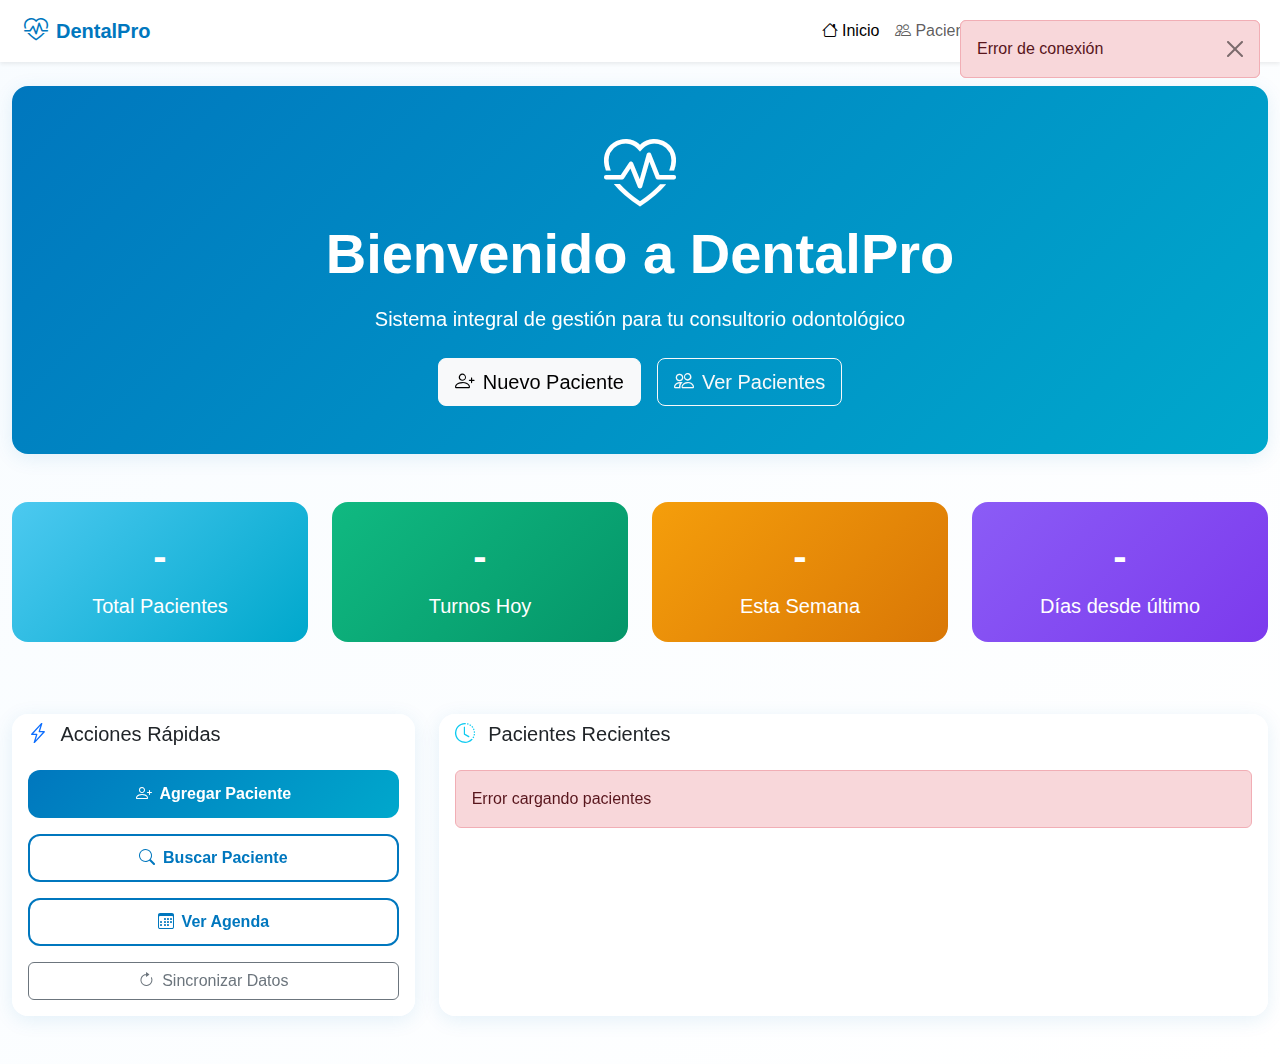
<file: index.html>
<!DOCTYPE html>
<html lang="es" data-bs-theme="light">
<head>
    <meta charset="UTF-8">
    <meta name="viewport" content="width=device-width, initial-scale=1.0">
    <title>DentalPro - Sistema Odontológico</title>
    
    <!-- Bootstrap CSS -->
    <link href="https://cdn.jsdelivr.net/npm/bootstrap@5.3.2/dist/css/bootstrap.min.css" rel="stylesheet">
    <!-- Bootstrap Icons -->
    <link rel="stylesheet" href="https://cdn.jsdelivr.net/npm/bootstrap-icons@1.11.0/font/bootstrap-icons.css">
    <!-- Custom CSS -->
    <link href="css/style.css" rel="stylesheet">
</head>
<body>
    <!-- Navigation -->
    <nav class="navbar navbar-expand-lg navbar-light bg-white shadow-sm">
        <div class="container-fluid px-4">
            <a class="navbar-brand d-flex align-items-center" href="index.html">
                <i class="bi bi-heart-pulse fs-4 me-2"></i>
                <span>DentalPro</span>
            </a>
            
            <button class="navbar-toggler" type="button" data-bs-toggle="collapse" data-bs-target="#navbarNav">
                <span class="navbar-toggler-icon"></span>
            </button>
            
            <div class="collapse navbar-collapse" id="navbarNav">
                <ul class="navbar-nav ms-auto">
                    <li class="nav-item">
                        <a class="nav-link active" href="index.html">
                            <i class="bi bi-house me-1"></i>Inicio
                        </a>
                    </li>
                    <li class="nav-item">
                        <a class="nav-link" href="pacientes.html">
                            <i class="bi bi-people me-1"></i>Pacientes
                        </a>
                    </li>
                    <li class="nav-item">
                        <a class="nav-link" href="nuevo-paciente.html">
                            <i class="bi bi-person-plus me-1"></i>Nuevo Paciente
                        </a>
                    </li>
                    <li class="nav-item">
                        <a class="nav-link" href="calendario.html">
                            <i class="bi bi-calendar3 me-1"></i>Calendario
                        </a>
                    </li>
                </ul>
            </div>
        </div>
    </nav>

    <!-- Main Content -->
    <div class="container-fluid py-4">
        <!-- Hero Section -->
        <div class="row mb-5">
            <div class="col-12">
                <div class="card border-0 hero-card">
                    <div class="card-body py-5 text-center text-white">
                        <i class="bi bi-heart-pulse display-2 mb-3"></i>
                        <h1 class="display-4 fw-bold mb-3">Bienvenido a DentalPro</h1>
                        <p class="lead mb-4">Sistema integral de gestión para tu consultorio odontológico</p>
                        <div class="d-flex justify-content-center gap-3 flex-wrap">
                            <a href="nuevo-paciente.html" class="btn btn-light btn-lg">
                                <i class="bi bi-person-plus me-2"></i>Nuevo Paciente
                            </a>
                            <a href="pacientes.html" class="btn btn-outline-light btn-lg">
                                <i class="bi bi-people me-2"></i>Ver Pacientes
                            </a>
                        </div>
                    </div>
                </div>
            </div>
        </div>

        <!-- Stats Cards -->
        <div class="row mb-5" id="stats-container">
            <div class="col-md-3 mb-4">
                <div class="stat-card">
                    <div class="stat-number" id="total-pacientes">-</div>
                    <h5 class="mb-0">Total Pacientes</h5>
                </div>
            </div>
            <div class="col-md-3 mb-4">
                <div class="stat-card stat-card-success">
                    <div class="stat-number" id="turnos-hoy">-</div>
                    <h5 class="mb-0">Turnos Hoy</h5>
                </div>
            </div>
            <div class="col-md-3 mb-4">
                <div class="stat-card stat-card-warning">
                    <div class="stat-number" id="turnos-semana">-</div>
                    <h5 class="mb-0">Esta Semana</h5>
                </div>
            </div>
            <div class="col-md-3 mb-4">
                <div class="stat-card stat-card-info">
                    <div class="stat-number" id="ultimo-registro">-</div>
                    <h5 class="mb-0">Días desde último</h5>
                </div>
            </div>
        </div>

        <!-- Quick Actions -->
        <div class="row">
            <div class="col-lg-4 mb-4">
                <div class="card h-100">
                    <div class="card-header bg-transparent border-0">
                        <h5 class="card-title mb-0">
                            <i class="bi bi-lightning-charge text-primary me-2"></i>
                            Acciones Rápidas
                        </h5>
                    </div>
                    <div class="card-body">
                        <div class="d-grid gap-3">
                            <a href="nuevo-paciente.html" class="btn btn-primary">
                                <i class="bi bi-person-plus me-2"></i>Agregar Paciente
                            </a>
                            <a href="pacientes.html" class="btn btn-outline-primary">
                                <i class="bi bi-search me-2"></i>Buscar Paciente
                            </a>
                            <a href="calendario.html" class="btn btn-outline-primary">
                                <i class="bi bi-calendar3 me-2"></i>Ver Agenda
                            </a>
                            <button class="btn btn-outline-secondary" onclick="sincronizarDatos()">
                                <i class="bi bi-arrow-clockwise me-2"></i>Sincronizar Datos
                            </button>
                        </div>
                    </div>
                </div>
            </div>

            <!-- Pacientes Recientes -->
            <div class="col-lg-8 mb-4">
                <div class="card h-100">
                    <div class="card-header bg-transparent border-0">
                        <h5 class="card-title mb-0">
                            <i class="bi bi-clock-history text-info me-2"></i>
                            Pacientes Recientes
                        </h5>
                    </div>
                    <div class="card-body">
                        <div id="pacientes-recientes">
                            <div class="text-center">
                                <div class="spinner-border text-primary" role="status">
                                    <span class="visually-hidden">Cargando...</span>
                                </div>
                                <p class="text-muted mt-2">Cargando pacientes...</p>
                            </div>
                        </div>
                    </div>
                </div>
            </div>
        </div>
    </div>

    <!-- Bootstrap JS -->
    <script src="https://cdn.jsdelivr.net/npm/bootstrap@5.3.2/dist/js/bootstrap.bundle.min.js"></script>
    <!-- Custom JS -->
    <script src="js/app.js"></script>
    <script src="js/utils.js"></script>
    <script>
        document.addEventListener('DOMContentLoaded', function() {
            loadDashboardStats();
            loadRecentPatients();
        });
    </script>
</body>
</html>
</file>
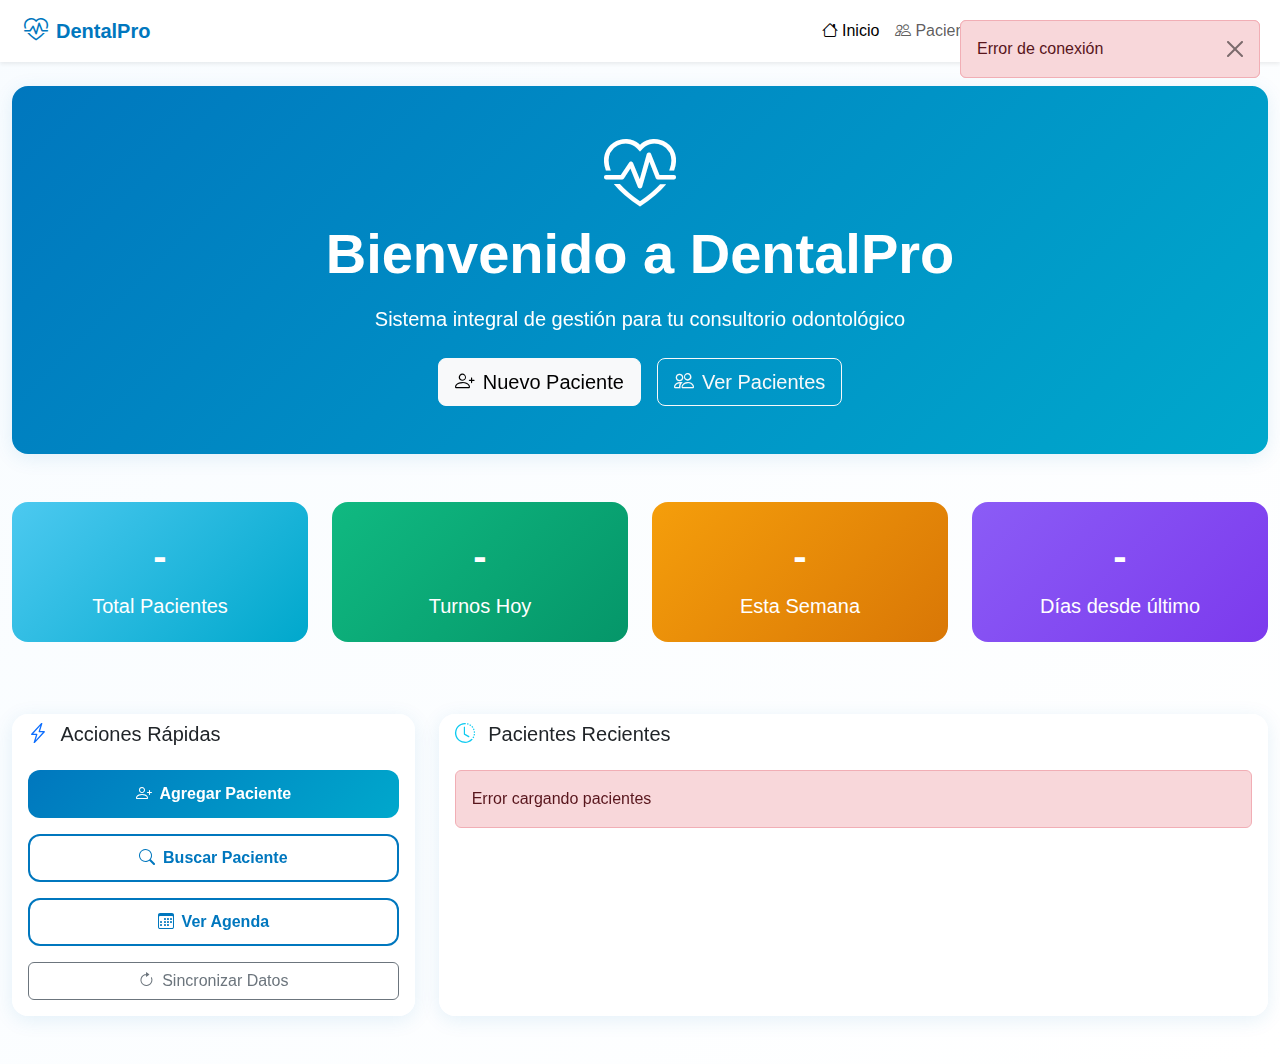
<file: public/index.html>
<!DOCTYPE html>
<html lang="es" data-bs-theme="light">
<head>
    <meta charset="UTF-8">
    <meta name="viewport" content="width=device-width, initial-scale=1.0">
    <meta name="description" content="DentalPro - Sistema integral de gestión para consultorios odontológicos">
    <meta name="keywords" content="dental, odontología, gestión, pacientes, turnos">
    <title>DentalPro - Sistema Odontológico</title>
    
    <!-- Bootstrap CSS -->
    <link href="https://cdn.jsdelivr.net/npm/bootstrap@5.3.2/dist/css/bootstrap.min.css" rel="stylesheet">
    <!-- Bootstrap Icons -->
    <link rel="stylesheet" href="https://cdn.jsdelivr.net/npm/bootstrap-icons@1.11.0/font/bootstrap-icons.css">
    <!-- Custom CSS -->
    <link href="../src/styles/style.css" rel="stylesheet">
</head>
<body>
    <!-- Header y Navigation -->
    <header role="banner">
        <nav class="navbar navbar-expand-lg navbar-light bg-white shadow-sm" role="navigation" aria-label="Navegación principal">
            <div class="container-fluid px-4">
                <a class="navbar-brand d-flex align-items-center" href="index.html" aria-label="DentalPro - Ir al inicio">
                    <i class="bi bi-heart-pulse fs-4 me-2" aria-hidden="true"></i>
                    <span>DentalPro</span>
                </a>
                
                <button class="navbar-toggler" type="button" data-bs-toggle="collapse" data-bs-target="#navbarNav" 
                        aria-controls="navbarNav" aria-expanded="false" aria-label="Alternar navegación">
                    <span class="navbar-toggler-icon"></span>
                </button>
                
                <div class="collapse navbar-collapse" id="navbarNav">
                    <ul class="navbar-nav ms-auto" role="menubar">
                        <li class="nav-item" role="none">
                            <a class="nav-link active" href="index.html" role="menuitem" aria-current="page">
                                <i class="bi bi-house me-1" aria-hidden="true"></i>Inicio
                            </a>
                        </li>
                        <li class="nav-item" role="none">
                            <a class="nav-link" href="pacientes.html" role="menuitem">
                                <i class="bi bi-people me-1" aria-hidden="true"></i>Pacientes
                            </a>
                        </li>
                        <li class="nav-item" role="none">
                            <a class="nav-link" href="nuevo-paciente.html" role="menuitem">
                                <i class="bi bi-person-plus me-1" aria-hidden="true"></i>Nuevo Paciente
                            </a>
                        </li>
                        <li class="nav-item" role="none">
                            <a class="nav-link" href="calendario.html" role="menuitem">
                                <i class="bi bi-calendar3 me-1" aria-hidden="true"></i>Calendario
                            </a>
                        </li>
                    </ul>
                </div>
            </div>
        </nav>
    </header>

    <!-- Contenido Principal -->
    <main role="main">
        <div class="container-fluid py-4">
            <!-- Sección Hero -->
            <section class="row mb-5" aria-labelledby="hero-title">
                <div class="col-12">
                    <div class="card border-0 hero-card">
                        <div class="card-body py-5 text-center text-white">
                            <i class="bi bi-heart-pulse display-2 mb-3" aria-hidden="true"></i>
                            <h1 id="hero-title" class="display-4 fw-bold mb-3">Bienvenido a DentalPro</h1>
                            <p class="lead mb-4">Sistema integral de gestión para tu consultorio odontológico</p>
                            <div class="d-flex justify-content-center gap-3 flex-wrap" role="group" aria-label="Acciones principales">
                                <a href="nuevo-paciente.html" class="btn btn-light btn-lg" aria-describedby="nuevo-paciente-desc">
                                    <i class="bi bi-person-plus me-2" aria-hidden="true"></i>Nuevo Paciente
                                </a>
                                <span id="nuevo-paciente-desc" class="visually-hidden">Ir a la página para agregar un nuevo paciente</span>
                                <a href="pacientes.html" class="btn btn-outline-light btn-lg" aria-describedby="ver-pacientes-desc">
                                    <i class="bi bi-people me-2" aria-hidden="true"></i>Ver Pacientes
                                </a>
                                <span id="ver-pacientes-desc" class="visually-hidden">Ir a la lista de todos los pacientes</span>
                            </div>
                        </div>
                    </div>
                </div>
            </section>

            <!-- Tarjetas de Estadísticas -->
            <section class="row mb-5" id="stats-container" aria-labelledby="stats-title">
                <h2 id="stats-title" class="visually-hidden">Estadísticas del consultorio</h2>
                
                <article class="col-md-3 mb-4">
                    <div class="stat-card" role="img" aria-labelledby="total-pacientes-label">
                        <div class="stat-number" id="total-pacientes" aria-live="polite">-</div>
                        <h3 id="total-pacientes-label" class="h5 mb-0">Total Pacientes</h3>
                    </div>
                </article>
                
                <article class="col-md-3 mb-4">
                    <div class="stat-card stat-card-success" role="img" aria-labelledby="turnos-hoy-label">
                        <div class="stat-number" id="turnos-hoy" aria-live="polite">-</div>
                        <h3 id="turnos-hoy-label" class="h5 mb-0">Turnos Hoy</h3>
                    </div>
                </article>
                
                <article class="col-md-3 mb-4">
                    <div class="stat-card stat-card-warning" role="img" aria-labelledby="turnos-semana-label">
                        <div class="stat-number" id="turnos-semana" aria-live="polite">-</div>
                        <h3 id="turnos-semana-label" class="h5 mb-0">Esta Semana</h3>
                    </div>
                </article>
                
                <article class="col-md-3 mb-4">
                    <div class="stat-card stat-card-info" role="img" aria-labelledby="ultimo-registro-label">
                        <div class="stat-number" id="ultimo-registro" aria-live="polite">-</div>
                        <h3 id="ultimo-registro-label" class="h5 mb-0">Días desde último</h3>
                    </div>
                </article>
            </section>

            <!-- Acciones Rápidas y Pacientes Recientes -->
            <div class="row">
                <div class="col-lg-4 mb-4">
                    <section class="card h-100" aria-labelledby="acciones-title">
                        <div class="card-header bg-transparent border-0">
                            <h2 id="acciones-title" class="card-title h5 mb-0">
                                <i class="bi bi-lightning-charge text-primary me-2" aria-hidden="true"></i>
                                Acciones Rápidas
                            </h2>
                        </div>
                        <div class="card-body">
                            <nav class="d-grid gap-3" aria-label="Acciones rápidas">
                                <a href="nuevo-paciente.html" class="btn btn-primary">
                                    <i class="bi bi-person-plus me-2" aria-hidden="true"></i>Agregar Paciente
                                </a>
                                <a href="pacientes.html" class="btn btn-outline-primary">
                                    <i class="bi bi-search me-2" aria-hidden="true"></i>Buscar Paciente
                                </a>
                                <a href="calendario.html" class="btn btn-outline-primary">
                                    <i class="bi bi-calendar3 me-2" aria-hidden="true"></i>Ver Agenda
                                </a>
                                <button class="btn btn-outline-secondary" id="btn-sincronizar" aria-describedby="sync-desc">
                                    <i class="bi bi-arrow-clockwise me-2" aria-hidden="true"></i>Sincronizar Datos
                                </button>
                                <span id="sync-desc" class="visually-hidden">Actualizar todos los datos del sistema</span>
                            </nav>
                        </div>
                    </section>
                </div>

                <!-- Pacientes Recientes -->
                <div class="col-lg-8 mb-4">
                    <section class="card h-100" aria-labelledby="pacientes-recientes-title">
                        <div class="card-header bg-transparent border-0">
                            <h2 id="pacientes-recientes-title" class="card-title h5 mb-0">
                                <i class="bi bi-clock-history text-info me-2" aria-hidden="true"></i>
                                Pacientes Recientes
                            </h2>
                        </div>
                        <div class="card-body">
                            <div id="pacientes-recientes" role="region" aria-live="polite" aria-label="Lista de pacientes recientes">
                                <div class="text-center">
                                    <div class="spinner-border text-primary" role="status">
                                        <span class="visually-hidden">Cargando pacientes...</span>
                                    </div>
                                    <p class="text-muted mt-2">Cargando pacientes...</p>
                                </div>
                            </div>
                        </div>
                    </section>
                </div>
            </div>
        </div>
    </main>

    <!-- Bootstrap JS -->
    <script src="https://cdn.jsdelivr.net/npm/bootstrap@5.3.2/dist/js/bootstrap.bundle.min.js"></script>
    <!-- Custom JS -->
    <script src="../src/scripts/app.js"></script>
    <script src="../src/scripts/utils.js"></script>
    <script src="../src/scripts/dashboard.js"></script>
</body>
</html>
</file>
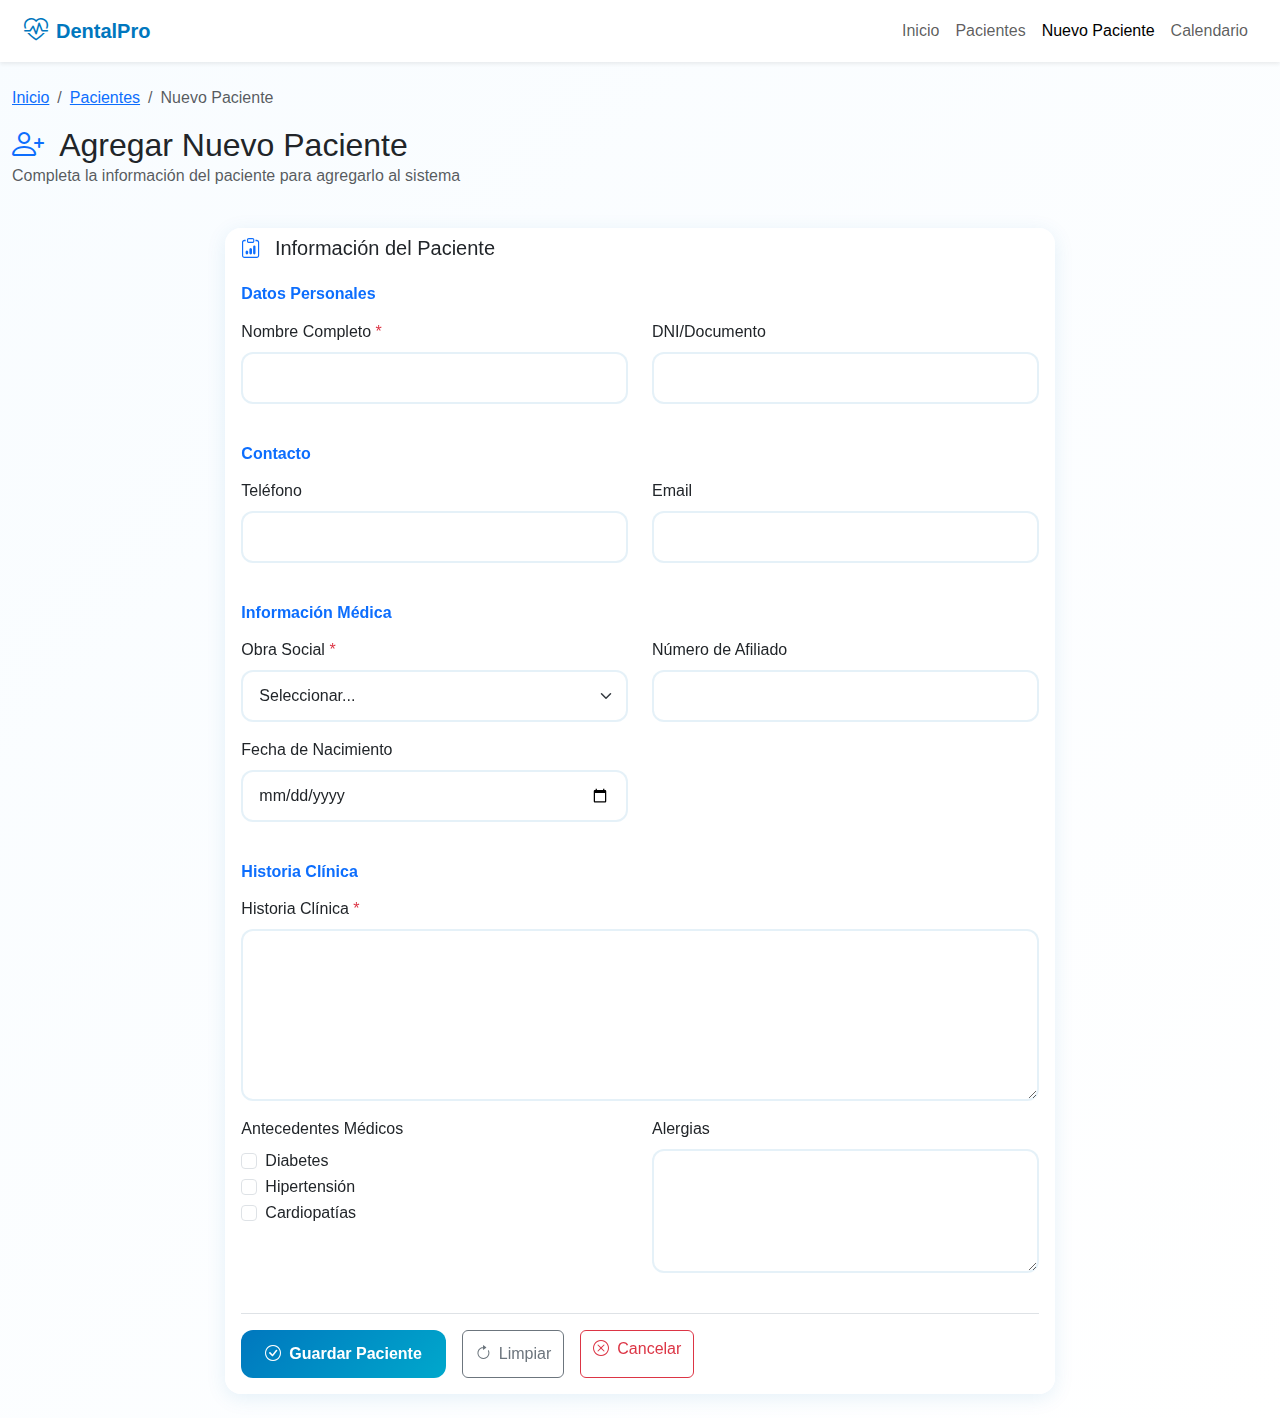
<file: nuevo-paciente.html>
<!DOCTYPE html>
<html lang="es" data-bs-theme="light">
<head>
    <meta charset="UTF-8">
    <meta name="viewport" content="width=device-width, initial-scale=1.0">
    <title>Nuevo Paciente - DentalPro</title>
    
    <link href="https://cdn.jsdelivr.net/npm/bootstrap@5.3.2/dist/css/bootstrap.min.css" rel="stylesheet">
    <link rel="stylesheet" href="https://cdn.jsdelivr.net/npm/bootstrap-icons@1.11.0/font/bootstrap-icons.css">
    <link href="css/style.css" rel="stylesheet">
</head>
<body>
    <!-- Navigation -->
    <nav class="navbar navbar-expand-lg navbar-light bg-white shadow-sm">
        <div class="container-fluid px-4">
            <a class="navbar-brand d-flex align-items-center" href="index.html">
                <i class="bi bi-heart-pulse fs-4 me-2"></i>
                <span>DentalPro</span>
            </a>
            
            <div class="navbar-nav ms-auto">
                <a class="nav-link" href="index.html">Inicio</a>
                <a class="nav-link" href="pacientes.html">Pacientes</a>
                <a class="nav-link active" href="nuevo-paciente.html">Nuevo Paciente</a>
                <a class="nav-link" href="calendario.html">Calendario</a>
            </div>
        </div>
    </nav>

    <!-- Header -->
    <div class="container-fluid py-4">
        <div class="row mb-4">
            <div class="col-12">
                <nav aria-label="breadcrumb">
                    <ol class="breadcrumb">
                        <li class="breadcrumb-item"><a href="index.html">Inicio</a></li>
                        <li class="breadcrumb-item"><a href="pacientes.html">Pacientes</a></li>
                        <li class="breadcrumb-item active">Nuevo Paciente</li>
                    </ol>
                </nav>
                <h2 class="mb-0">
                    <i class="bi bi-person-plus text-primary me-2"></i>
                    Agregar Nuevo Paciente
                </h2>
                <p class="text-muted">Completa la información del paciente para agregarlo al sistema</p>
            </div>
        </div>

        <div class="row justify-content-center">
            <div class="col-lg-8">
                <!-- Formulario Principal -->
                <div class="card">
                    <div class="card-header bg-transparent border-0">
                        <h5 class="card-title mb-0">
                            <i class="bi bi-clipboard-data text-primary me-2"></i>
                            Información del Paciente
                        </h5>
                    </div>
                    <div class="card-body">
                        <form id="formNuevoPaciente">
                            <!-- Información Personal -->
                            <div class="row mb-4">
                                <div class="col-12">
                                    <h6 class="text-primary fw-bold mb-3">Datos Personales</h6>
                                </div>
                                
                                <div class="col-md-6 mb-3">
                                    <label for="nombre" class="form-label">
                                        Nombre Completo <span class="text-danger">*</span>
                                    </label>
                                    <input type="text" class="form-control" id="nombre" name="nombre" required>
                                </div>
                                
                                <div class="col-md-6 mb-3">
                                    <label for="dni" class="form-label">DNI/Documento</label>
                                    <input type="text" class="form-control" id="dni" name="dni">
                                </div>
                            </div>

                            <!-- Información de Contacto -->
                            <div class="row mb-4">
                                <div class="col-12">
                                    <h6 class="text-primary fw-bold mb-3">Contacto</h6>
                                </div>
                                
                                <div class="col-md-6 mb-3">
                                    <label for="telefono" class="form-label">Teléfono</label>
                                    <input type="tel" class="form-control" id="telefono" name="telefono">
                                </div>
                                
                                <div class="col-md-6 mb-3">
                                    <label for="email" class="form-label">Email</label>
                                    <input type="email" class="form-control" id="email" name="email">
                                </div>
                            </div>

                            <!-- Información Médica -->
                            <div class="row mb-4">
                                <div class="col-12">
                                    <h6 class="text-primary fw-bold mb-3">Información Médica</h6>
                                </div>
                                
                                <div class="col-md-6 mb-3">
                                    <label for="obra_social" class="form-label">
                                        Obra Social <span class="text-danger">*</span>
                                    </label>
                                    <select class="form-select" id="obra_social" name="obra_social" required>
                                        <option value="">Seleccionar...</option>
                                        <option value="OSDE">OSDE</option>
                                        <option value="Swiss Medical">Swiss Medical</option>
                                        <option value="Galeno">Galeno</option>
                                        <option value="Particular">Particular</option>
                                        <option value="Otra">Otra</option>
                                    </select>
                                </div>
                                
                                <div class="col-md-6 mb-3">
                                    <label for="numero_afiliado" class="form-label">Número de Afiliado</label>
                                    <input type="text" class="form-control" id="numero_afiliado" name="numero_afiliado">
                                </div>
                                
                                <div class="col-md-6 mb-3">
                                    <label for="fecha_nacimiento" class="form-label">Fecha de Nacimiento</label>
                                    <input type="date" class="form-control" id="fecha_nacimiento" name="fecha_nacimiento">
                                </div>
                            </div>

                            <!-- Historia Clínica -->
                            <div class="row mb-4">
                                <div class="col-12">
                                    <h6 class="text-primary fw-bold mb-3">Historia Clínica</h6>
                                </div>
                                
                                <div class="col-12 mb-3">
                                    <label for="historia_clinica" class="form-label">
                                        Historia Clínica <span class="text-danger">*</span>
                                    </label>
                                    <textarea class="form-control" id="historia_clinica" name="historia_clinica" rows="6" required></textarea>
                                </div>
                                
                                <div class="col-md-6 mb-3">
                                    <label class="form-label">Antecedentes Médicos</label>
                                    <div class="form-check">
                                        <input class="form-check-input" type="checkbox" id="diabetes" name="antecedentes" value="diabetes">
                                        <label class="form-check-label" for="diabetes">Diabetes</label>
                                    </div>
                                    <div class="form-check">
                                        <input class="form-check-input" type="checkbox" id="hipertension" name="antecedentes" value="hipertension">
                                        <label class="form-check-label" for="hipertension">Hipertensión</label>
                                    </div>
                                    <div class="form-check">
                                        <input class="form-check-input" type="checkbox" id="cardiopatia" name="antecedentes" value="cardiopatia">
                                        <label class="form-check-label" for="cardiopatia">Cardiopatías</label>
                                    </div>
                                </div>
                                
                                <div class="col-md-6 mb-3">
                                    <label for="alergias" class="form-label">Alergias</label>
                                    <textarea class="form-control" id="alergias" name="alergias" rows="4"></textarea>
                                </div>
                            </div>

                            <!-- Botones -->
                            <div class="d-flex gap-3 pt-3 border-top">
                                <button type="submit" class="btn btn-primary">
                                    <i class="bi bi-check-circle me-2"></i>Guardar Paciente
                                </button>
                                <button type="button" class="btn btn-outline-secondary" onclick="limpiarFormulario()">
                                    <i class="bi bi-arrow-clockwise me-2"></i>Limpiar
                                </button>
                                <a href="pacientes.html" class="btn btn-outline-danger">
                                    <i class="bi bi-x-circle me-2"></i>Cancelar
                                </a>
                            </div>
                        </form>
                    </div>
                </div>
            </div>
        </div>
    </div>

    <script src="https://cdn.jsdelivr.net/npm/bootstrap@5.3.2/dist/js/bootstrap.bundle.min.js"></script>
    <script src="js/app.js"></script>
    <script>
        document.getElementById('formNuevoPaciente').addEventListener('submit', crearPaciente);
    </script>
</body>
</html>
</file>
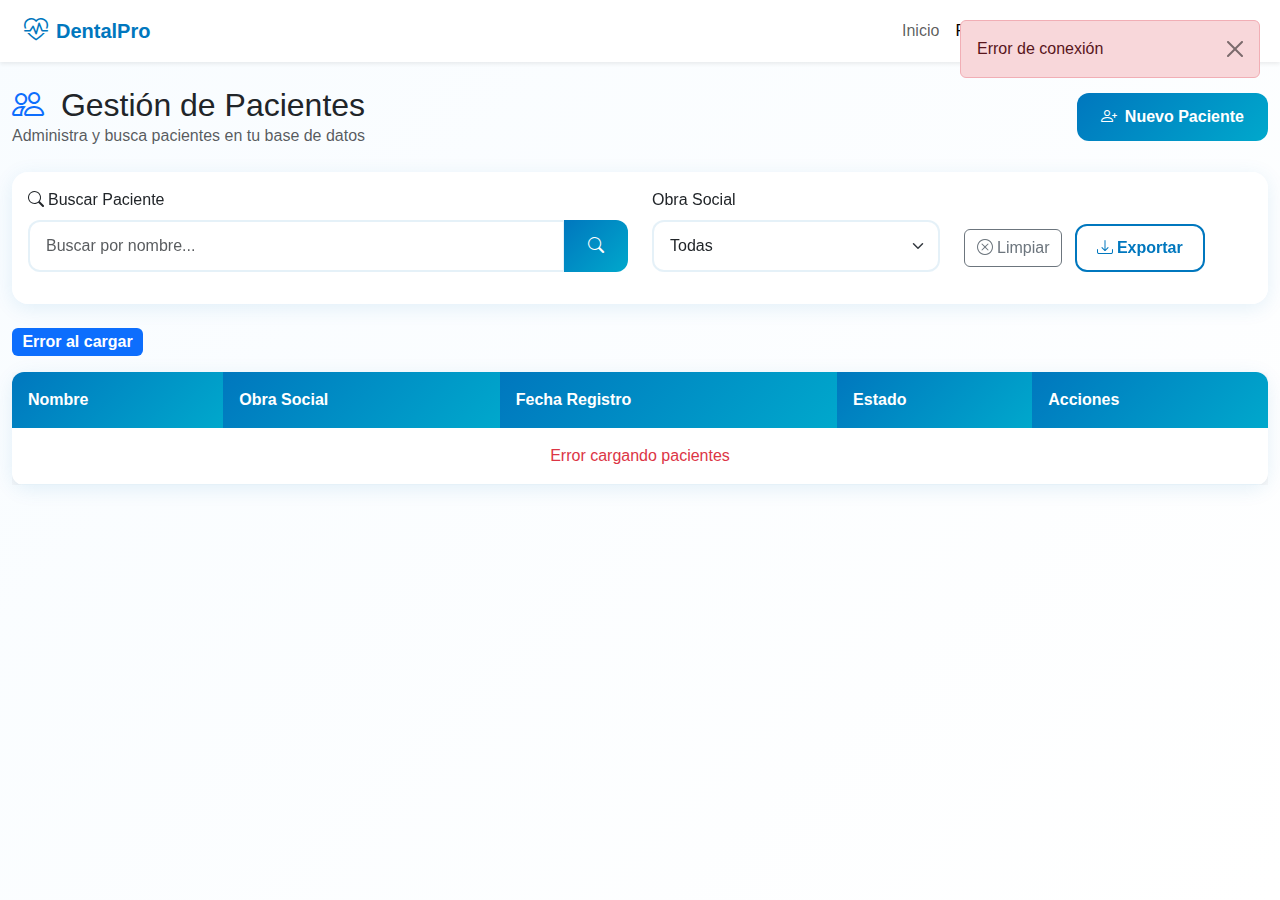
<file: pacientes.html>
<!DOCTYPE html>
<html lang="es" data-bs-theme="light">
<head>
    <meta charset="UTF-8">
    <meta name="viewport" content="width=device-width, initial-scale=1.0">
    <title>Pacientes - DentalPro</title>
    
    <link href="https://cdn.jsdelivr.net/npm/bootstrap@5.3.2/dist/css/bootstrap.min.css" rel="stylesheet">
    <link rel="stylesheet" href="https://cdn.jsdelivr.net/npm/bootstrap-icons@1.11.0/font/bootstrap-icons.css">
    <link href="css/style.css" rel="stylesheet">
</head>
<body>
    <!-- Navigation -->
    <nav class="navbar navbar-expand-lg navbar-light bg-white shadow-sm">
        <div class="container-fluid px-4">
            <a class="navbar-brand d-flex align-items-center" href="index.html">
                <i class="bi bi-heart-pulse fs-4 me-2"></i>
                <span>DentalPro</span>
            </a>
            
            <div class="navbar-nav ms-auto">
                <a class="nav-link" href="index.html">Inicio</a>
                <a class="nav-link active" href="pacientes.html">Pacientes</a>
                <a class="nav-link" href="nuevo-paciente.html">Nuevo Paciente</a>
                <a class="nav-link" href="calendario.html">Calendario</a>
            </div>
        </div>
    </nav>

    <!-- Header Section -->
    <div class="container-fluid py-4">
        <div class="row mb-4">
            <div class="col-12">
                <div class="d-flex justify-content-between align-items-center">
                    <div>
                        <h2 class="mb-0">
                            <i class="bi bi-people text-primary me-2"></i>
                            Gestión de Pacientes
                        </h2>
                        <p class="text-muted mb-0">Administra y busca pacientes en tu base de datos</p>
                    </div>
                    <a href="nuevo-paciente.html" class="btn btn-primary">
                        <i class="bi bi-person-plus me-2"></i>Nuevo Paciente
                    </a>
                </div>
            </div>
        </div>

        <!-- Search and Filters -->
        <div class="row mb-4">
            <div class="col-12">
                <div class="card">
                    <div class="card-body">
                        <div class="row align-items-end">
                            <div class="col-md-6 mb-3">
                                <label for="buscar" class="form-label">
                                    <i class="bi bi-search me-1"></i>Buscar Paciente
                                </label>
                                <div class="input-group">
                                    <input type="text" class="form-control" id="buscar" placeholder="Buscar por nombre...">
                                    <button class="btn btn-primary" onclick="buscarPacientes()">
                                        <i class="bi bi-search"></i>
                                    </button>
                                </div>
                            </div>
                            <div class="col-md-3 mb-3">
                                <label for="obra_social_filter" class="form-label">Obra Social</label>
                                <select class="form-select" id="obra_social_filter">
                                    <option value="">Todas</option>
                                    <option value="OSDE">OSDE</option>
                                    <option value="Swiss Medical">Swiss Medical</option>
                                    <option value="Galeno">Galeno</option>
                                    <option value="Particular">Particular</option>
                                </select>
                            </div>
                            <div class="col-md-3 mb-3">
                                <button type="button" class="btn btn-outline-secondary me-2" onclick="limpiarFiltros()">
                                    <i class="bi bi-x-circle me-1"></i>Limpiar
                                </button>
                                <button type="button" class="btn btn-outline-primary" onclick="exportarPacientes()">
                                    <i class="bi bi-download me-1"></i>Exportar
                                </button>
                            </div>
                        </div>
                    </div>
                </div>
            </div>
        </div>

        <!-- Results -->
        <div class="row mb-3">
            <div class="col-12">
                <span class="badge bg-primary fs-6" id="resultado-count">
                    Cargando pacientes...
                </span>
            </div>
        </div>

        <!-- Patients Table -->
        <div class="card">
            <div class="table-responsive">
                <table class="table table-hover mb-0">
                    <thead>
                        <tr>
                            <th>Nombre</th>
                            <th>Obra Social</th>
                            <th>Fecha Registro</th>
                            <th>Estado</th>
                            <th>Acciones</th>
                        </tr>
                    </thead>
                    <tbody id="pacientes-table-body">
                        <tr>
                            <td colspan="5" class="text-center">
                                <div class="spinner-border text-primary" role="status">
                                    <span class="visually-hidden">Cargando...</span>
                                </div>
                            </td>
                        </tr>
                    </tbody>
                </table>
            </div>
        </div>
    </div>

    <script src="https://cdn.jsdelivr.net/npm/bootstrap@5.3.2/dist/js/bootstrap.bundle.min.js"></script>
    <script src="js/app.js"></script>
    <script src="js/utils.js"></script>
    <script src="js/pacientes.js"></script>
    <script>
        document.addEventListener('DOMContentLoaded', loadPacientes);
    </script>
</body>
</html>
</file>
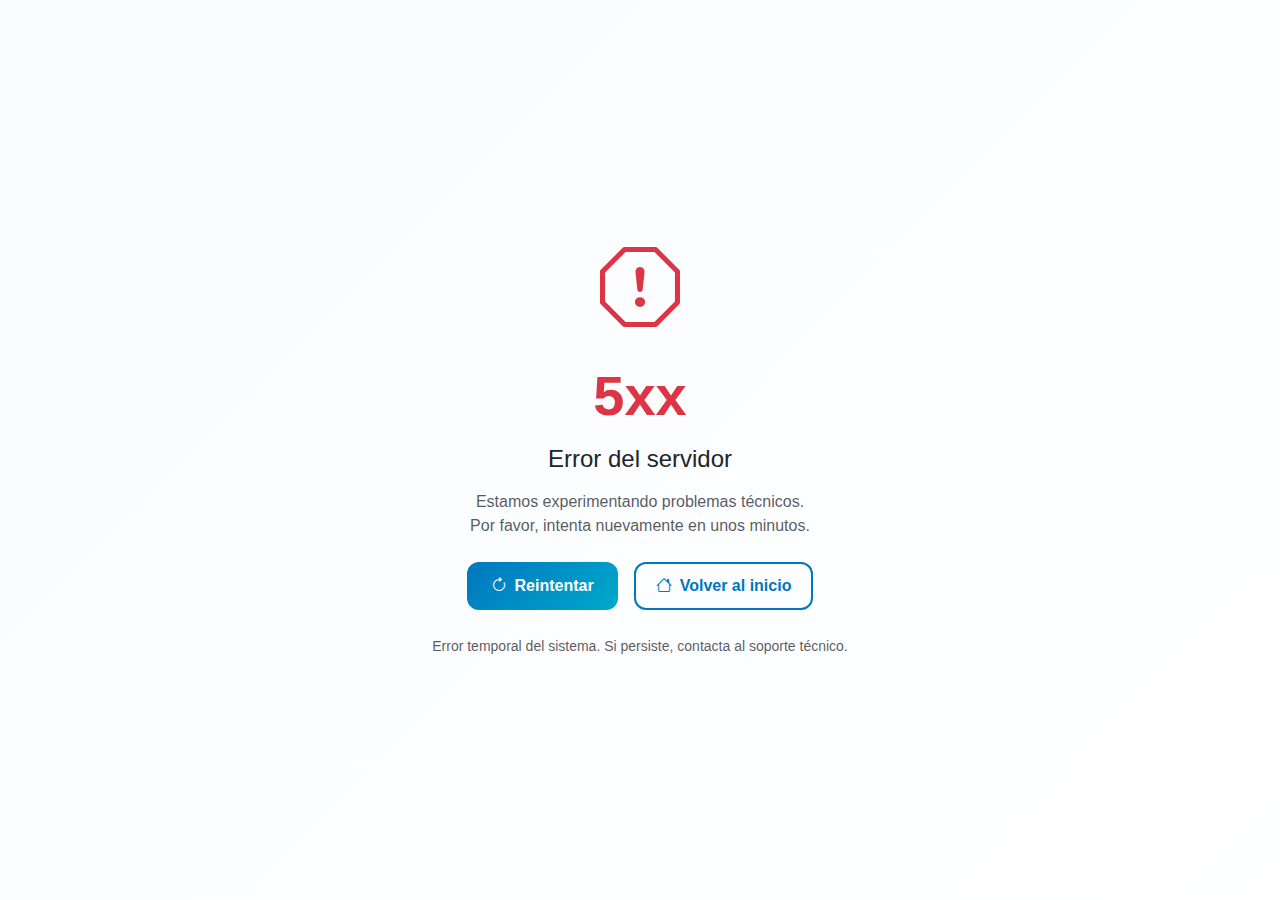
<file: public/50x.html>
<!DOCTYPE html>
<html lang="es">
<head>
    <meta charset="UTF-8">
    <meta name="viewport" content="width=device-width, initial-scale=1.0">
    <title>Error del servidor - DentalPro</title>
    <link href="https://cdn.jsdelivr.net/npm/bootstrap@5.3.2/dist/css/bootstrap.min.css" rel="stylesheet">
    <link rel="stylesheet" href="https://cdn.jsdelivr.net/npm/bootstrap-icons@1.11.0/font/bootstrap-icons.css">
    <link href="../src/styles/style.css" rel="stylesheet">
</head>
<body>
    <div class="container-fluid min-vh-100 d-flex align-items-center justify-content-center">
        <div class="text-center">
            <div class="mb-4">
                <i class="bi bi-exclamation-octagon display-1 text-danger"></i>
            </div>
            
            <h1 class="display-4 fw-bold text-danger mb-3">5xx</h1>
            <h2 class="h4 mb-3">Error del servidor</h2>
            <p class="text-muted mb-4">
                Estamos experimentando problemas técnicos. <br>
                Por favor, intenta nuevamente en unos minutos.
            </p>
            
            <div class="d-flex gap-3 justify-content-center flex-wrap">
                <button onclick="window.location.reload()" class="btn btn-primary">
                    <i class="bi bi-arrow-clockwise me-2"></i>Reintentar
                </button>
                <a href="/index.html" class="btn btn-outline-primary">
                    <i class="bi bi-house me-2"></i>Volver al inicio
                </a>
            </div>
            
            <div class="mt-4">
                <small class="text-muted">
                    Error temporal del sistema. Si persiste, contacta al soporte técnico.
                </small>
            </div>
        </div>
    </div>
</body>
</html>
</file>
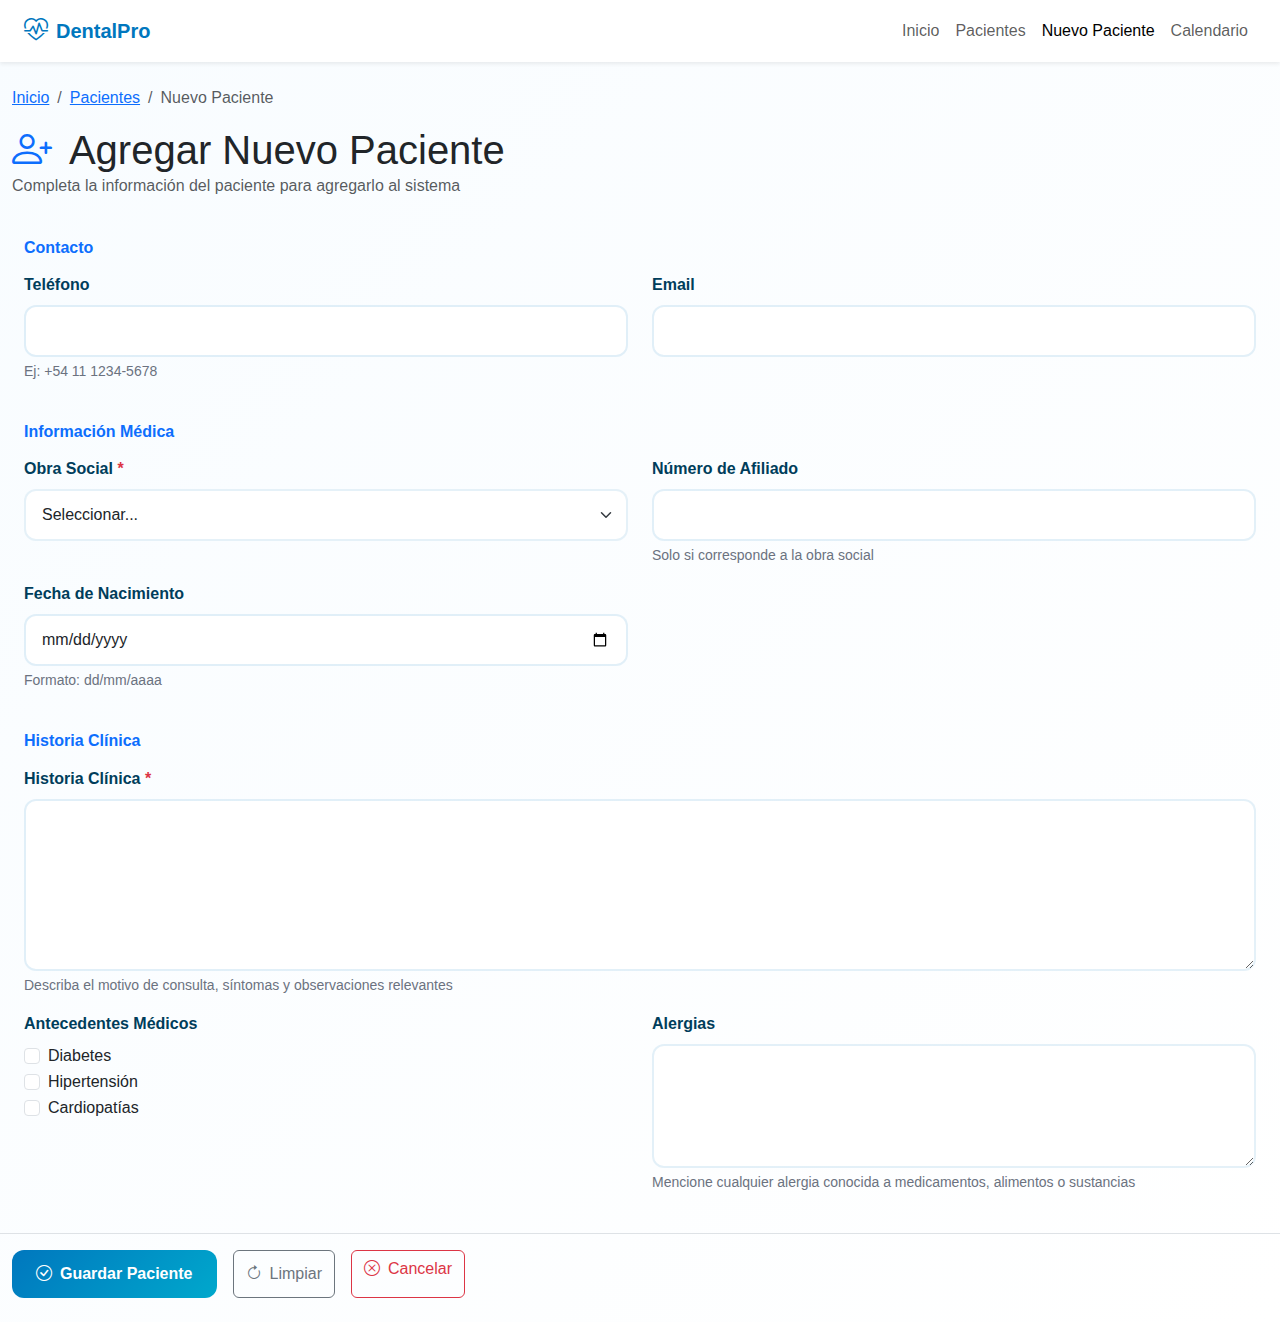
<file: public/nuevo-paciente.html>
<!DOCTYPE html>
<html lang="es" data-bs-theme="light">
<head>
    <meta charset="UTF-8">
    <meta name="viewport" content="width=device-width, initial-scale=1.0">
    <meta name="description" content="Formulario para agregar nuevo paciente en DentalPro">
    <title>Nuevo Paciente - DentalPro</title>
    
    <link href="https://cdn.jsdelivr.net/npm/bootstrap@5.3.2/dist/css/bootstrap.min.css" rel="stylesheet">
    <link rel="stylesheet" href="https://cdn.jsdelivr.net/npm/bootstrap-icons@1.11.0/font/bootstrap-icons.css">
    <link href="../src/styles/style.css" rel="stylesheet">
</head>
<body>
    <!-- Header y Navigation -->
    <header role="banner">
        <nav class="navbar navbar-expand-lg navbar-light bg-white shadow-sm" role="navigation" aria-label="Navegación principal">
            <div class="container-fluid px-4">
                <a class="navbar-brand d-flex align-items-center" href="index.html" aria-label="DentalPro - Ir al inicio">
                    <i class="bi bi-heart-pulse fs-4 me-2" aria-hidden="true"></i>
                    <span>DentalPro</span>
                </a>
                
                <div class="navbar-nav ms-auto">
                    <a class="nav-link" href="index.html">Inicio</a>
                    <a class="nav-link" href="pacientes.html">Pacientes</a>
                    <a class="nav-link active" href="nuevo-paciente.html" aria-current="page">Nuevo Paciente</a>
                    <a class="nav-link" href="calendario.html">Calendario</a>
                </div>
            </div>
        </nav>
    </header>

    <!-- Contenido Principal -->
    <main role="main">
        <div class="container-fluid py-4">
            <!-- Breadcrumb y Header -->
            <div class="row mb-4">
                <div class="col-12">
                    <nav aria-label="breadcrumb">
                        <ol class="breadcrumb">
                            <li class="breadcrumb-item"><a href="index.html">Inicio</a></li>
                            <li class="breadcrumb-item"><a href="pacientes.html">Pacientes</a></li>
                            <li class="breadcrumb-item active" aria-current="page">Nuevo Paciente</li>
                        </ol>
                    </nav>
                    <h1 class="mb-0">
                        <i class="bi bi-person-plus text-primary me-2" aria-hidden="true"></i>
                        Agregar Nuevo Paciente
                    </h1>
                    <p class="text-muted">Completa la información del paciente para agregarlo al sistema</p>
                </div>
            </div>

        <div class="row justify-content-center">
                                <!-- Información de Contacto -->
                                <fieldset class="row mb-4">
                                    <legend class="col-12 h6 text-primary fw-bold mb-3">Contacto</legend>
                                    
                                    <div class="col-md-6 mb-3">
                                        <label for="telefono" class="form-label">Teléfono</label>
                                        <input type="tel" class="form-control" id="telefono" name="telefono" 
                                               aria-describedby="telefono-help" autocomplete="tel">
                                        <div id="telefono-help" class="form-text">Ej: +54 11 1234-5678</div>
                                    </div>
                                    
                                    <div class="col-md-6 mb-3">
                                        <label for="email" class="form-label">Email</label>
                                        <input type="email" class="form-control" id="email" name="email" 
                                               aria-describedby="email-error" autocomplete="email">
                                        <div id="email-error" class="invalid-feedback" role="alert"></div>
                                    </div>
                                </fieldset>

                                <!-- Información Médica -->
                                <fieldset class="row mb-4">
                                    <legend class="col-12 h6 text-primary fw-bold mb-3">Información Médica</legend>
                                    
                                    <div class="col-md-6 mb-3">
                                        <label for="obra_social" class="form-label">
                                            Obra Social <span class="text-danger" aria-label="obligatorio">*</span>
                                        </label>
                                        <select class="form-select" id="obra_social" name="obra_social" 
                                                required aria-describedby="obra-social-error">
                                            <option value="">Seleccionar...</option>
                                            <option value="OSDE">OSDE</option>
                                            <option value="Swiss Medical">Swiss Medical</option>
                                            <option value="Galeno">Galeno</option>
                                            <option value="Particular">Particular</option>
                                            <option value="Otra">Otra</option>
                                        </select>
                                        <div id="obra-social-error" class="invalid-feedback" role="alert"></div>
                                    </div>
                                    
                                    <div class="col-md-6 mb-3">
                                        <label for="numero_afiliado" class="form-label">Número de Afiliado</label>
                                        <input type="text" class="form-control" id="numero_afiliado" name="numero_afiliado" 
                                               aria-describedby="afiliado-help">
                                        <div id="afiliado-help" class="form-text">Solo si corresponde a la obra social</div>
                                    </div>
                                    
                                    <div class="col-md-6 mb-3">
                                        <label for="fecha_nacimiento" class="form-label">Fecha de Nacimiento</label>
                                        <input type="date" class="form-control" id="fecha_nacimiento" name="fecha_nacimiento" 
                                               aria-describedby="fecha-help" autocomplete="bday">
                                        <div id="fecha-help" class="form-text">Formato: dd/mm/aaaa</div>
                                    </div>
                                </fieldset>

                                <!-- Historia Clínica -->
                                <fieldset class="row mb-4">
                                    <legend class="col-12 h6 text-primary fw-bold mb-3">Historia Clínica</legend>
                                    
                                    <div class="col-12 mb-3">
                                        <label for="historia_clinica" class="form-label">
                                            Historia Clínica <span class="text-danger" aria-label="obligatorio">*</span>
                                        </label>
                                        <textarea class="form-control" id="historia_clinica" name="historia_clinica" 
                                                rows="6" required aria-describedby="historia-help historia-error"></textarea>
                                        <div id="historia-help" class="form-text">Describa el motivo de consulta, síntomas y observaciones relevantes</div>
                                        <div id="historia-error" class="invalid-feedback" role="alert"></div>
                                    </div>
                                    
                                    <div class="col-md-6 mb-3">
                                        <fieldset>
                                            <legend class="form-label">Antecedentes Médicos</legend>
                                            <div class="form-check">
                                                <input class="form-check-input" type="checkbox" id="diabetes" 
                                                       name="antecedentes" value="diabetes">
                                                <label class="form-check-label" for="diabetes">Diabetes</label>
                                            </div>
                                            <div class="form-check">
                                                <input class="form-check-input" type="checkbox" id="hipertension" 
                                                       name="antecedentes" value="hipertension">
                                                <label class="form-check-label" for="hipertension">Hipertensión</label>
                                            </div>
                                            <div class="form-check">
                                                <input class="form-check-input" type="checkbox" id="cardiopatia" 
                                                       name="antecedentes" value="cardiopatia">
                                                <label class="form-check-label" for="cardiopatia">Cardiopatías</label>
                                            </div>
                                        </fieldset>
                                    </div>
                                    
                                    <div class="col-md-6 mb-3">
                                        <label for="alergias" class="form-label">Alergias</label>
                                        <textarea class="form-control" id="alergias" name="alergias" 
                                                rows="4" aria-describedby="alergias-help"></textarea>
                                        <div id="alergias-help" class="form-text">Mencione cualquier alergia conocida a medicamentos, alimentos o sustancias</div>
                                    </div>
                                </fieldset>

                                <!-- Botones -->
                                <div class="d-flex gap-3 pt-3 border-top" role="group" aria-label="Acciones del formulario">
                                    <button type="submit" class="btn btn-primary">
                                        <i class="bi bi-check-circle me-2" aria-hidden="true"></i>Guardar Paciente
                                    </button>
                                    <button type="button" class="btn btn-outline-secondary" id="btn-limpiar">
                                        <i class="bi bi-arrow-clockwise me-2" aria-hidden="true"></i>Limpiar
                                    </button>
                                    <a href="pacientes.html" class="btn btn-outline-danger">
                                        <i class="bi bi-x-circle me-2" aria-hidden="true"></i>Cancelar
                                    </a>
                                </div>
                            </form>
                        </div>
                    </section>
                </div>
            </div>
        </div>
    </main>

    <script src="https://cdn.jsdelivr.net/npm/bootstrap@5.3.2/dist/js/bootstrap.bundle.min.js"></script>
    <script src="../src/scripts/app.js"></script>
    <script src="../src/scripts/nuevo-paciente.js"></script>
</body>
</html>
</file>
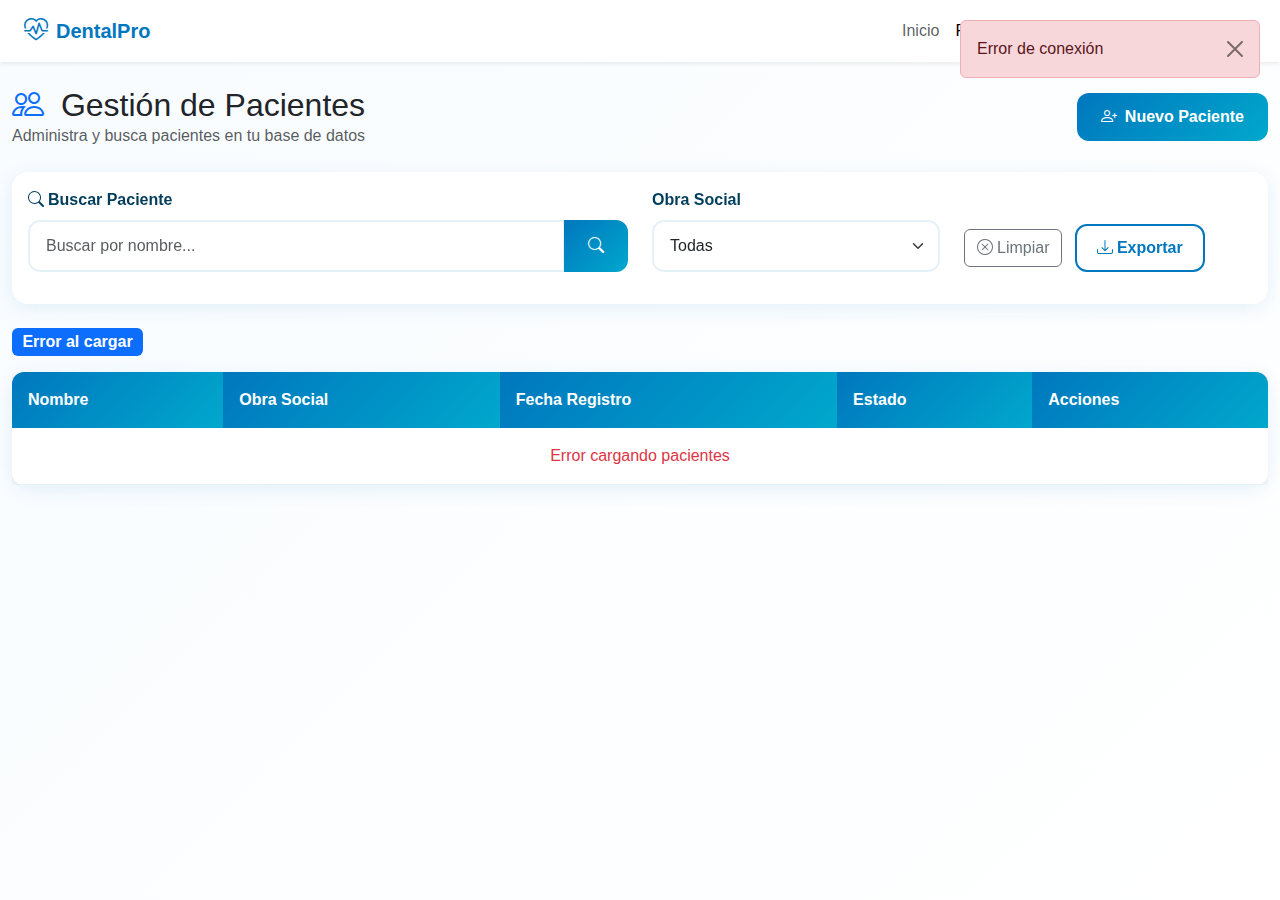
<file: public/pacientes.html>
<!DOCTYPE html>
<html lang="es" data-bs-theme="light">
<head>
    <meta charset="UTF-8">
    <meta name="viewport" content="width=device-width, initial-scale=1.0">
    <title>Pacientes - DentalPro</title>
    
    <link href="https://cdn.jsdelivr.net/npm/bootstrap@5.3.2/dist/css/bootstrap.min.css" rel="stylesheet">
    <link rel="stylesheet" href="https://cdn.jsdelivr.net/npm/bootstrap-icons@1.11.0/font/bootstrap-icons.css">
    <link href="../src/styles/style.css" rel="stylesheet">
</head>
<body>
    <!-- Navigation -->
    <nav class="navbar navbar-expand-lg navbar-light bg-white shadow-sm">
        <div class="container-fluid px-4">
            <a class="navbar-brand d-flex align-items-center" href="index.html">
                <i class="bi bi-heart-pulse fs-4 me-2"></i>
                <span>DentalPro</span>
            </a>
            
            <div class="navbar-nav ms-auto">
                <a class="nav-link" href="index.html">Inicio</a>
                <a class="nav-link active" href="pacientes.html">Pacientes</a>
                <a class="nav-link" href="nuevo-paciente.html">Nuevo Paciente</a>
                <a class="nav-link" href="calendario.html">Calendario</a>
            </div>
        </div>
    </nav>

    <!-- Header Section -->
    <div class="container-fluid py-4">
        <div class="row mb-4">
            <div class="col-12">
                <div class="d-flex justify-content-between align-items-center">
                    <div>
                        <h2 class="mb-0">
                            <i class="bi bi-people text-primary me-2"></i>
                            Gestión de Pacientes
                        </h2>
                        <p class="text-muted mb-0">Administra y busca pacientes en tu base de datos</p>
                    </div>
                    <a href="nuevo-paciente.html" class="btn btn-primary">
                        <i class="bi bi-person-plus me-2"></i>Nuevo Paciente
                    </a>
                </div>
            </div>
        </div>

        <!-- Search and Filters -->
        <div class="row mb-4">
            <div class="col-12">
                <div class="card">
                    <div class="card-body">
                        <div class="row align-items-end">
                            <div class="col-md-6 mb-3">
                                <label for="buscar" class="form-label">
                                    <i class="bi bi-search me-1"></i>Buscar Paciente
                                </label>
                                <div class="input-group">
                                    <input type="text" class="form-control" id="buscar" placeholder="Buscar por nombre...">
                                    <button class="btn btn-primary" id="btn-buscar">
                                        <i class="bi bi-search"></i>
                                    </button>
                                </div>
                            </div>
                            <div class="col-md-3 mb-3">
                                <label for="obra_social_filter" class="form-label">Obra Social</label>
                                <select class="form-select" id="obra_social_filter">
                                    <option value="">Todas</option>
                                    <option value="OSDE">OSDE</option>
                                    <option value="Swiss Medical">Swiss Medical</option>
                                    <option value="Galeno">Galeno</option>
                                    <option value="Particular">Particular</option>
                                </select>
                            </div>
                            <div class="col-md-3 mb-3">
                                <button type="button" class="btn btn-outline-secondary me-2" id="btn-limpiar-filtros">
                                    <i class="bi bi-x-circle me-1"></i>Limpiar
                                </button>
                                <button type="button" class="btn btn-outline-primary" id="btn-exportar">
                                    <i class="bi bi-download me-1"></i>Exportar
                                </button>
                            </div>
                        </div>
                    </div>
                </div>
            </div>
        </div>

        <!-- Results -->
        <div class="row mb-3">
            <div class="col-12">
                <span class="badge bg-primary fs-6" id="resultado-count">
                    Cargando pacientes...
                </span>
            </div>
        </div>

        <!-- Patients Table -->
        <div class="card">
            <div class="table-responsive">
                <table class="table table-hover mb-0">
                    <thead>
                        <tr>
                            <th>Nombre</th>
                            <th>Obra Social</th>
                            <th>Fecha Registro</th>
                            <th>Estado</th>
                            <th>Acciones</th>
                        </tr>
                    </thead>
                    <tbody id="pacientes-table-body">
                        <tr>
                            <td colspan="5" class="text-center">
                                <div class="spinner-border text-primary" role="status">
                                    <span class="visually-hidden">Cargando...</span>
                                </div>
                            </td>
                        </tr>
                    </tbody>
                </table>
            </div>
        </div>
    </div>

    <script src="https://cdn.jsdelivr.net/npm/bootstrap@5.3.2/dist/js/bootstrap.bundle.min.js"></script>
    <script src="../src/scripts/app.js"></script>
    <script src="../src/scripts/utils.js"></script>
    <script src="../src/scripts/pacientes.js"></script>
    <script src="../src/scripts/pacientes-page.js"></script>
</body>
</html>
</file>
<file: css/style.css>
:root {
    --dental-primary: #0077be;
    --dental-secondary: #00a8cc;
    --dental-accent: #4cc9f0;
    --dental-light: #f8fcff;
    --dental-dark: #003d5b;
}

body {
    font-family: 'Inter', -apple-system, BlinkMacSystemFont, 'Segoe UI', Roboto, sans-serif;
    background: linear-gradient(135deg, var(--dental-light) 0%, #ffffff 100%);
    min-height: 100vh;
}

.navbar-brand {
    font-weight: 700;
    color: var(--dental-primary) !important;
}

.nav-link {
    font-weight: 500;
    transition: all 0.3s ease;
}

.nav-link:hover {
    color: var(--dental-secondary) !important;
    transform: translateY(-1px);
}

.card {
    border: none;
    border-radius: 16px;
    box-shadow: 0 4px 20px rgba(0, 119, 190, 0.1);
    transition: all 0.3s ease;
    backdrop-filter: blur(10px);
    background: rgba(255, 255, 255, 0.9);
}

.card:hover {
    transform: translateY(-4px);
    box-shadow: 0 8px 30px rgba(0, 119, 190, 0.15);
}

.hero-card {
    background: linear-gradient(135deg, var(--dental-primary), var(--dental-secondary)) !important;
}

.btn-primary {
    background: linear-gradient(135deg, var(--dental-primary), var(--dental-secondary));
    border: none;
    border-radius: 12px;
    font-weight: 600;
    padding: 12px 24px;
    transition: all 0.3s ease;
}

.btn-primary:hover {
    transform: translateY(-2px);
    box-shadow: 0 6px 20px rgba(0, 119, 190, 0.3);
    background: linear-gradient(135deg, var(--dental-dark), var(--dental-primary));
}

.btn-outline-primary {
    border: 2px solid var(--dental-primary);
    color: var(--dental-primary);
    border-radius: 12px;
    font-weight: 600;
    padding: 10px 20px;
    transition: all 0.3s ease;
}

.btn-outline-primary:hover {
    background: var(--dental-primary);
    border-color: var(--dental-primary);
    transform: translateY(-2px);
}

.table {
    border-radius: 12px;
    overflow: hidden;
    box-shadow: 0 4px 15px rgba(0, 0, 0, 0.08);
}

.table th {
    background: linear-gradient(135deg, var(--dental-primary), var(--dental-secondary));
    color: white;
    font-weight: 600;
    border: none;
    padding: 16px;
}

.table td {
    padding: 16px;
    vertical-align: middle;
    border-color: rgba(0, 119, 190, 0.1);
}

.form-control, .form-select {
    border-radius: 12px;
    border: 2px solid rgba(0, 119, 190, 0.1);
    padding: 12px 16px;
    font-weight: 500;
    transition: all 0.3s ease;
}

.form-control:focus, .form-select:focus {
    border-color: var(--dental-primary);
    box-shadow: 0 0 0 0.2rem rgba(0, 119, 190, 0.25);
}

.stat-card {
    background: linear-gradient(135deg, var(--dental-accent), var(--dental-secondary));
    color: white;
    border-radius: 16px;
    padding: 24px;
    text-align: center;
    transition: all 0.3s ease;
}

.stat-card:hover {
    transform: translateY(-4px) scale(1.02);
}

.stat-card-success {
    background: linear-gradient(135deg, #10b981, #059669);
}

.stat-card-warning {
    background: linear-gradient(135deg, #f59e0b, #d97706);
}

.stat-card-info {
    background: linear-gradient(135deg, #8b5cf6, #7c3aed);
}

.stat-number {
    font-size: 2.5rem;
    font-weight: 700;
    margin-bottom: 8px;
}

.avatar {
    width: 40px;
    height: 40px;
    border-radius: 50%;
    background: var(--dental-primary);
    color: white;
    display: flex;
    align-items: center;
    justify-content: center;
    font-weight: bold;
}

/* Animations */
@keyframes fadeInUp {
    from {
        opacity: 0;
        transform: translateY(30px);
    }
    to {
        opacity: 1;
        transform: translateY(0);
    }
}

.fade-in-up {
    animation: fadeInUp 0.6s ease-out;
}

/* Custom scrollbar */
::-webkit-scrollbar {
    width: 8px;
}

::-webkit-scrollbar-track {
    background: rgba(0, 119, 190, 0.1);
}

::-webkit-scrollbar-thumb {
    background: var(--dental-primary);
    border-radius: 4px;
}

::-webkit-scrollbar-thumb:hover {
    background: var(--dental-dark);
}

/* Responsive */
@media (max-width: 768px) {
    .card {
        margin-bottom: 16px;
    }
    
    .stat-number {
        font-size: 2rem;
    }
}
</file>
<file: src/styles/style.css>
:root {
    --dental-primary: #0077be;
    --dental-secondary: #00a8cc;
    --dental-accent: #4cc9f0;
    --dental-light: #f8fcff;
    --dental-dark: #003d5b;
    --dental-success: #10b981;
    --dental-warning: #f59e0b;
    --dental-danger: #ef4444;
    --dental-info: #8b5cf6;
    
    /* Espaciado consistente */
    --spacing-xs: 0.25rem;
    --spacing-sm: 0.5rem;
    --spacing-md: 1rem;
    --spacing-lg: 1.5rem;
    --spacing-xl: 2rem;
    
    /* Border radius consistente */
    --border-radius-sm: 8px;
    --border-radius-md: 12px;
    --border-radius-lg: 16px;
    
    /* Sombras consistentes */
    --shadow-sm: 0 2px 8px rgba(0, 119, 190, 0.08);
    --shadow-md: 0 4px 20px rgba(0, 119, 190, 0.1);
    --shadow-lg: 0 8px 30px rgba(0, 119, 190, 0.15);
    
    /* Transiciones */
    --transition-fast: 0.2s ease;
    --transition-normal: 0.3s ease;
    --transition-slow: 0.5s ease;
}

body {
    font-family: 'Inter', -apple-system, BlinkMacSystemFont, 'Segoe UI', Roboto, sans-serif;
    background: linear-gradient(135deg, var(--dental-light) 0%, #ffffff 100%);
    min-height: 100vh;
}

.navbar-brand {
    font-weight: 700;
    color: var(--dental-primary) !important;
}

.nav-link {
    font-weight: 500;
    transition: all 0.3s ease;
}

.nav-link:hover {
    color: var(--dental-secondary) !important;
    transform: translateY(-1px);
}

.card {
    border: none;
    border-radius: 16px;
    box-shadow: 0 4px 20px rgba(0, 119, 190, 0.1);
    transition: all 0.3s ease;
    backdrop-filter: blur(10px);
    background: rgba(255, 255, 255, 0.9);
}

.card:hover {
    transform: translateY(-4px);
    box-shadow: 0 8px 30px rgba(0, 119, 190, 0.15);
}

.hero-card {
    background: linear-gradient(135deg, var(--dental-primary), var(--dental-secondary)) !important;
}

.btn-primary {
    background: linear-gradient(135deg, var(--dental-primary), var(--dental-secondary));
    border: none;
    border-radius: 12px;
    font-weight: 600;
    padding: 12px 24px;
    transition: all 0.3s ease;
}

.btn-primary:hover {
    transform: translateY(-2px);
    box-shadow: 0 6px 20px rgba(0, 119, 190, 0.3);
    background: linear-gradient(135deg, var(--dental-dark), var(--dental-primary));
}

.btn-outline-primary {
    border: 2px solid var(--dental-primary);
    color: var(--dental-primary);
    border-radius: 12px;
    font-weight: 600;
    padding: 10px 20px;
    transition: all 0.3s ease;
}

.btn-outline-primary:hover {
    background: var(--dental-primary);
    border-color: var(--dental-primary);
    transform: translateY(-2px);
}

.table {
    border-radius: 12px;
    overflow: hidden;
    box-shadow: 0 4px 15px rgba(0, 0, 0, 0.08);
}

.table th {
    background: linear-gradient(135deg, var(--dental-primary), var(--dental-secondary));
    color: white;
    font-weight: 600;
    border: none;
    padding: 16px;
}

.table td {
    padding: 16px;
    vertical-align: middle;
    border-color: rgba(0, 119, 190, 0.1);
}

.form-control, .form-select {
    border-radius: 12px;
    border: 2px solid rgba(0, 119, 190, 0.1);
    padding: 12px 16px;
    font-weight: 500;
    transition: all 0.3s ease;
}

.form-control:focus, .form-select:focus {
    border-color: var(--dental-primary);
    box-shadow: 0 0 0 0.2rem rgba(0, 119, 190, 0.25);
}

.stat-card {
    background: linear-gradient(135deg, var(--dental-accent), var(--dental-secondary));
    color: white;
    border-radius: 16px;
    padding: 24px;
    text-align: center;
    transition: all 0.3s ease;
}

.stat-card:hover {
    transform: translateY(-4px) scale(1.02);
}

.stat-card-success {
    background: linear-gradient(135deg, #10b981, #059669);
}

.stat-card-warning {
    background: linear-gradient(135deg, #f59e0b, #d97706);
}

.stat-card-info {
    background: linear-gradient(135deg, #8b5cf6, #7c3aed);
}

.stat-number {
    font-size: 2.5rem;
    font-weight: 700;
    margin-bottom: 8px;
}

.avatar {
    width: 40px;
    height: 40px;
    border-radius: 50%;
    background: var(--dental-primary);
    color: white;
    display: flex;
    align-items: center;
    justify-content: center;
    font-weight: bold;
}

/* Animations */
@keyframes fadeInUp {
    from {
        opacity: 0;
        transform: translateY(30px);
    }
    to {
        opacity: 1;
        transform: translateY(0);
    }
}

.fade-in-up {
    animation: fadeInUp 0.6s ease-out;
}

/* Custom scrollbar */
::-webkit-scrollbar {
    width: 8px;
}

::-webkit-scrollbar-track {
    background: rgba(0, 119, 190, 0.1);
}

::-webkit-scrollbar-thumb {
    background: var(--dental-primary);
    border-radius: 4px;
}

::-webkit-scrollbar-thumb:hover {
    background: var(--dental-dark);
}

/* Responsive */
@media (max-width: 768px) {
    .card {
        margin-bottom: var(--spacing-md);
    }
    
    .stat-number {
        font-size: 2rem;
    }
}

/* ==========================================================================
   ACCESIBILIDAD Y FORMULARIOS
   ========================================================================== */

/* Estilos para focus - importante para accesibilidad */
*:focus {
    outline: 2px solid var(--dental-primary);
    outline-offset: 2px;
}

/* Ocultar outline en mouse, mantener en teclado */
*:focus:not(:focus-visible) {
    outline: none;
}

/* Focus visible para elementos interactivos */
.btn:focus-visible,
.nav-link:focus-visible,
.form-control:focus-visible,
.form-select:focus-visible {
    outline: 2px solid var(--dental-primary);
    outline-offset: 2px;
    box-shadow: 0 0 0 0.2rem rgba(0, 119, 190, 0.25);
}

/* Estilos para formularios mejorados */
.form-label {
    font-weight: 600;
    margin-bottom: var(--spacing-sm);
    color: var(--dental-dark);
}

.form-text {
    font-size: 0.875rem;
    color: #6b7280;
    margin-top: var(--spacing-xs);
}

/* Estados de validación */
.form-control.is-invalid,
.form-select.is-invalid {
    border-color: var(--dental-danger);
    box-shadow: 0 0 0 0.2rem rgba(239, 68, 68, 0.25);
}

.form-control.is-valid,
.form-select.is-valid {
    border-color: var(--dental-success);
    box-shadow: 0 0 0 0.2rem rgba(16, 185, 129, 0.25);
}

.invalid-feedback {
    color: var(--dental-danger);
    font-size: 0.875rem;
    font-weight: 500;
}

.valid-feedback {
    color: var(--dental-success);
    font-size: 0.875rem;
    font-weight: 500;
}

/* Fieldset y legend mejorados */
fieldset {
    border: none;
    padding: 0;
    margin: 0;
}

legend {
    font-weight: 600;
    font-size: 1rem;
    margin-bottom: var(--spacing-md);
    padding: 0;
}

/* Checkboxes y radios mejorados */
.form-check-input:checked {
    background-color: var(--dental-primary);
    border-color: var(--dental-primary);
}

.form-check-input:focus {
    border-color: var(--dental-primary);
    box-shadow: 0 0 0 0.2rem rgba(0, 119, 190, 0.25);
}

/* Mejoras para lectores de pantalla */
.visually-hidden {
    position: absolute !important;
    width: 1px !important;
    height: 1px !important;
    padding: 0 !important;
    margin: -1px !important;
    overflow: hidden !important;
    clip: rect(0, 0, 0, 0) !important;
    white-space: nowrap !important;
    border: 0 !important;
}

/* Estados de loading */
.loading {
    opacity: 0.6;
    pointer-events: none;
    cursor: not-allowed;
}

/* Animaciones reducidas para usuarios con preferencias de movimiento */
@media (prefers-reduced-motion: reduce) {
    *,
    *::before,
    *::after {
        animation-duration: 0.01ms !important;
        animation-iteration-count: 1 !important;
        transition-duration: 0.01ms !important;
        scroll-behavior: auto !important;
    }
    
    .card:hover {
        transform: none;
    }
    
    .btn-primary:hover {
        transform: none;
    }
}

/* Modo de alto contraste */
@media (prefers-contrast: high) {
    .card {
        border: 1px solid var(--dental-dark);
    }
    
    .btn-outline-primary {
        border-width: 3px;
    }
}

/* Mejoras para impresión */
@media print {
    .navbar,
    .btn,
    .card-header {
        display: none !important;
    }
    
    .card {
        box-shadow: none !important;
        border: 1px solid #000 !important;
    }
    
    body {
        background: white !important;
    }
}
</file>
